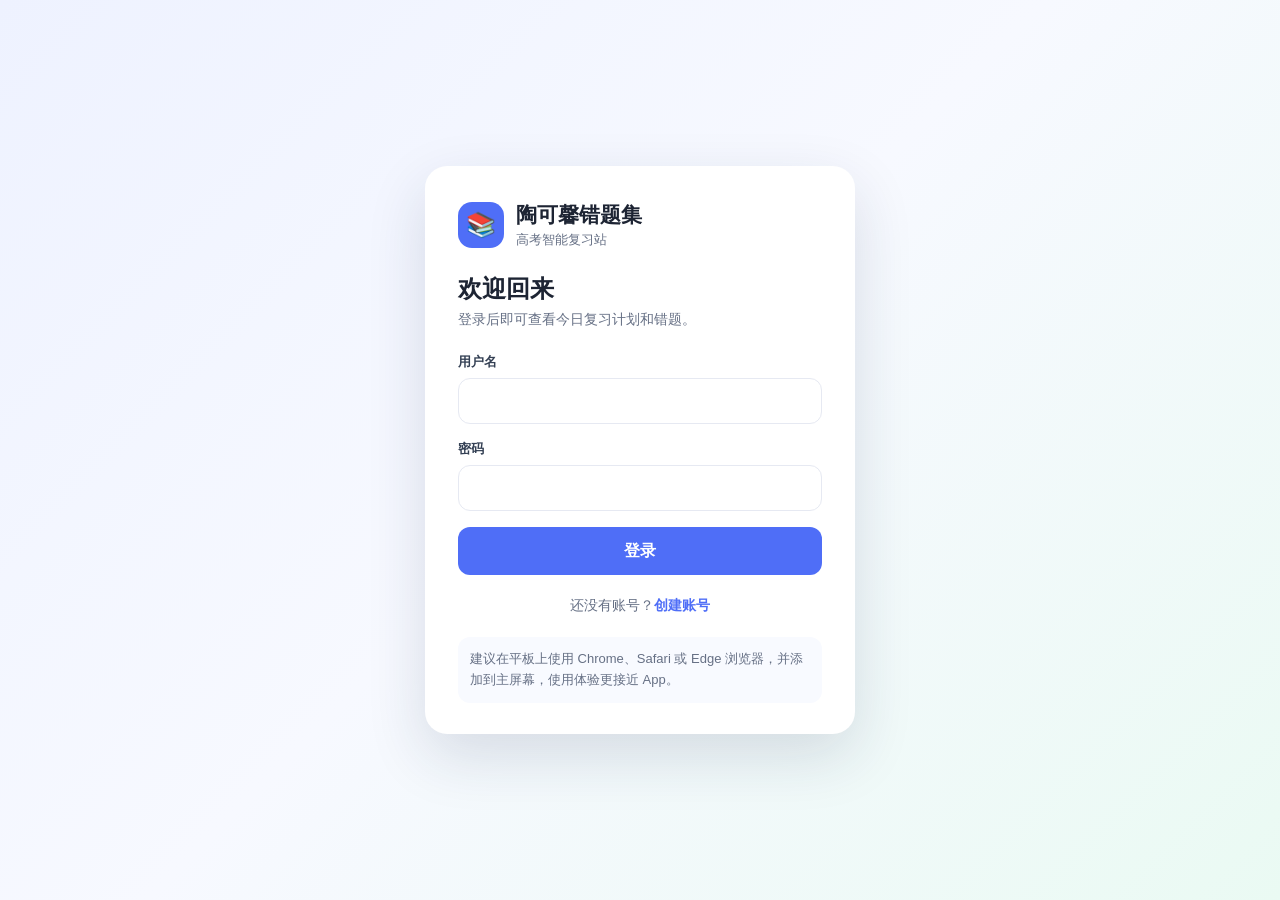
<file: login.html>
<!DOCTYPE html>
<html lang="zh-CN">
<head>
  <meta charset="UTF-8" />
  <meta name="viewport" content="width=device-width, initial-scale=1.0" />
  <title>登录 · 陶可馨高考错题学习站</title>
  <link rel="stylesheet" href="css/auth.css" />
</head>
<body>
  <div class="auth-wrap">
    <div class="auth-card">
      <div class="auth-brand">
        <div class="auth-brand-mark">📚</div>
        <div>
          <h1>陶可馨错题集</h1>
          <p>高考智能复习站</p>
        </div>
      </div>
      <h2>欢迎回来</h2>
      <p class="auth-sub">登录后即可查看今日复习计划和错题。</p>
      <div class="auth-error" id="authError"></div>
      <form id="loginForm">
        <div class="field">
          <label for="username">用户名</label>
          <input id="username" name="username" type="text" autocomplete="username" required />
        </div>
        <div class="field">
          <label for="password">密码</label>
          <input id="password" name="password" type="password" autocomplete="current-password" required />
        </div>
        <button class="auth-btn" id="submitBtn" type="submit">登录</button>
      </form>
      <div class="auth-switch">
        还没有账号？<a href="/register">创建账号</a>
      </div>
      <div class="auth-note">
        建议在平板上使用 Chrome、Safari 或 Edge 浏览器，并添加到主屏幕，使用体验更接近 App。
      </div>
    </div>
  </div>

  <script>
    const form = document.getElementById("loginForm");
    const errorBox = document.getElementById("authError");
    const submitBtn = document.getElementById("submitBtn");

    function showError(message) {
      errorBox.textContent = message;
      errorBox.classList.add("show");
    }

    form.addEventListener("submit", async (event) => {
      event.preventDefault();
      errorBox.classList.remove("show");
      submitBtn.disabled = true;
      submitBtn.textContent = "登录中…";

      try {
        const response = await fetch("/api/login", {
          method: "POST",
          headers: { "Content-Type": "application/json" },
          body: JSON.stringify({
            username: document.getElementById("username").value.trim(),
            password: document.getElementById("password").value,
          }),
        });
        const data = await response.json();
        if (!response.ok) {
          throw new Error(data.message || "登录失败");
        }
        window.location.href = "/";
      } catch (err) {
        showError(err.message || "网络异常，请稍后重试");
      } finally {
        submitBtn.disabled = false;
        submitBtn.textContent = "登录";
      }
    });
  </script>
</body>
</html>
</file>
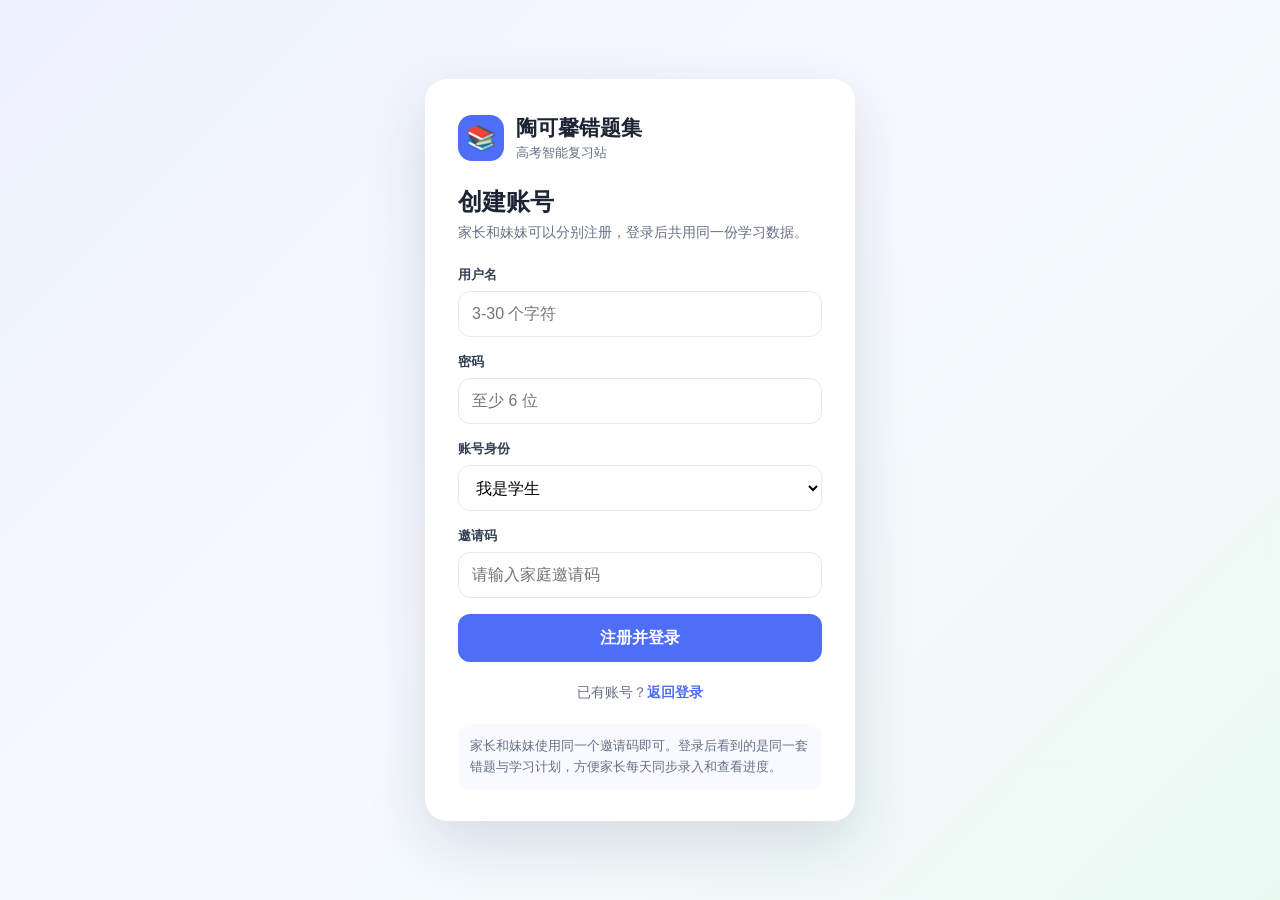
<file: register.html>
<!DOCTYPE html>
<html lang="zh-CN">
<head>
  <meta charset="UTF-8" />
  <meta name="viewport" content="width=device-width, initial-scale=1.0" />
  <title>注册 · 陶可馨高考错题学习站</title>
  <link rel="stylesheet" href="css/auth.css" />
</head>
<body>
  <div class="auth-wrap">
    <div class="auth-card">
      <div class="auth-brand">
        <div class="auth-brand-mark">📚</div>
        <div>
          <h1>陶可馨错题集</h1>
          <p>高考智能复习站</p>
        </div>
      </div>
      <h2>创建账号</h2>
      <p class="auth-sub">家长和妹妹可以分别注册，登录后共用同一份学习数据。</p>
      <div class="auth-error" id="authError"></div>
      <form id="registerForm">
        <div class="field">
          <label for="username">用户名</label>
          <input id="username" name="username" type="text" autocomplete="username" placeholder="3-30 个字符" required />
        </div>
        <div class="field">
          <label for="password">密码</label>
          <input id="password" name="password" type="password" autocomplete="new-password" placeholder="至少 6 位" required />
        </div>
        <div class="field">
          <label for="role">账号身份</label>
          <select id="role" name="role">
            <option value="student">我是学生</option>
            <option value="parent">我是家长</option>
          </select>
        </div>
        <div class="field">
          <label for="inviteCode">邀请码</label>
          <input id="inviteCode" name="inviteCode" type="text" placeholder="请输入家庭邀请码" required />
        </div>
        <button class="auth-btn" id="submitBtn" type="submit">注册并登录</button>
      </form>
      <div class="auth-switch">
        已有账号？<a href="/login">返回登录</a>
      </div>
      <div class="auth-note">
        家长和妹妹使用同一个邀请码即可。登录后看到的是同一套错题与学习计划，方便家长每天同步录入和查看进度。
      </div>
    </div>
  </div>

  <script>
    const form = document.getElementById("registerForm");
    const errorBox = document.getElementById("authError");
    const submitBtn = document.getElementById("submitBtn");

    function showError(message) {
      errorBox.textContent = message;
      errorBox.classList.add("show");
    }

    form.addEventListener("submit", async (event) => {
      event.preventDefault();
      errorBox.classList.remove("show");
      submitBtn.disabled = true;
      submitBtn.textContent = "注册中…";

      try {
        const response = await fetch("/api/register", {
          method: "POST",
          headers: { "Content-Type": "application/json" },
          body: JSON.stringify({
            username: document.getElementById("username").value.trim(),
            password: document.getElementById("password").value,
            role: document.getElementById("role").value,
            invite_code: document.getElementById("inviteCode").value.trim(),
          }),
        });
        const data = await response.json();
        if (!response.ok) {
          throw new Error(data.message || "注册失败");
        }
        window.location.href = "/";
      } catch (err) {
        showError(err.message || "网络异常，请稍后重试");
      } finally {
        submitBtn.disabled = false;
        submitBtn.textContent = "注册并登录";
      }
    });
  </script>
</body>
</html>
</file>
<file: css/auth.css>
:root {
  --bg: #f4f6fb;
  --panel: #ffffff;
  --text: #1d2433;
  --muted: #667085;
  --line: #e6e9f2;
  --primary: #4f6ef7;
  --primary-dark: #3f58d5;
  --red: #dc2626;
}

* {
  box-sizing: border-box;
}

html,
body {
  margin: 0;
  min-height: 100%;
  background: linear-gradient(135deg, #eef2ff 0%, #f7f9ff 48%, #eafaf3 100%);
  color: var(--text);
  font-family: -apple-system, BlinkMacSystemFont, "Segoe UI", "PingFang SC",
    "Microsoft YaHei", sans-serif;
}

.auth-wrap {
  min-height: 100vh;
  display: grid;
  place-items: center;
  padding: 24px;
}

.auth-card {
  width: min(430px, 100%);
  background: var(--panel);
  border: 1px solid rgba(255, 255, 255, 0.8);
  border-radius: 22px;
  box-shadow: 0 22px 60px rgba(31, 45, 80, 0.14);
  padding: 34px 32px 30px;
}

.auth-brand {
  display: flex;
  align-items: center;
  gap: 12px;
  margin-bottom: 24px;
}

.auth-brand-mark {
  width: 46px;
  height: 46px;
  border-radius: 14px;
  display: grid;
  place-items: center;
  background: var(--primary);
  color: #fff;
  font-size: 24px;
}

.auth-brand h1 {
  margin: 0;
  font-size: 21px;
}

.auth-brand p {
  margin: 2px 0 0;
  color: var(--muted);
  font-size: 13px;
}

h2 {
  margin: 0 0 6px;
  font-size: 24px;
}

.auth-sub {
  margin: 0 0 24px;
  color: var(--muted);
  font-size: 14px;
}

.field {
  display: flex;
  flex-direction: column;
  gap: 7px;
  margin-bottom: 16px;
}

.field label {
  font-size: 13px;
  font-weight: 700;
  color: #344054;
}

.field input,
.field select {
  height: 46px;
  border: 1px solid var(--line);
  border-radius: 12px;
  padding: 0 13px;
  font: inherit;
  background: #fff;
}

.field input:focus,
.field select:focus {
  outline: 2px solid #eef2ff;
  border-color: var(--primary);
}

.auth-btn {
  width: 100%;
  height: 48px;
  border: 0;
  border-radius: 12px;
  background: var(--primary);
  color: #fff;
  font-weight: 700;
  font-size: 16px;
  cursor: pointer;
  transition: 0.2s ease;
}

.auth-btn:hover {
  background: var(--primary-dark);
}

.auth-btn:disabled {
  opacity: 0.65;
  cursor: not-allowed;
}

.auth-error {
  display: none;
  margin: 0 0 16px;
  padding: 10px 12px;
  border-radius: 10px;
  background: #fee2e2;
  color: #b91c1c;
  font-size: 13px;
}

.auth-error.show {
  display: block;
}

.auth-switch {
  text-align: center;
  margin-top: 22px;
  color: var(--muted);
  font-size: 14px;
}

.auth-switch a {
  color: var(--primary);
  text-decoration: none;
  font-weight: 700;
}

.auth-note {
  margin-top: 22px;
  padding: 12px;
  border-radius: 12px;
  background: #f8faff;
  color: var(--muted);
  font-size: 13px;
  line-height: 1.6;
}
</file>
